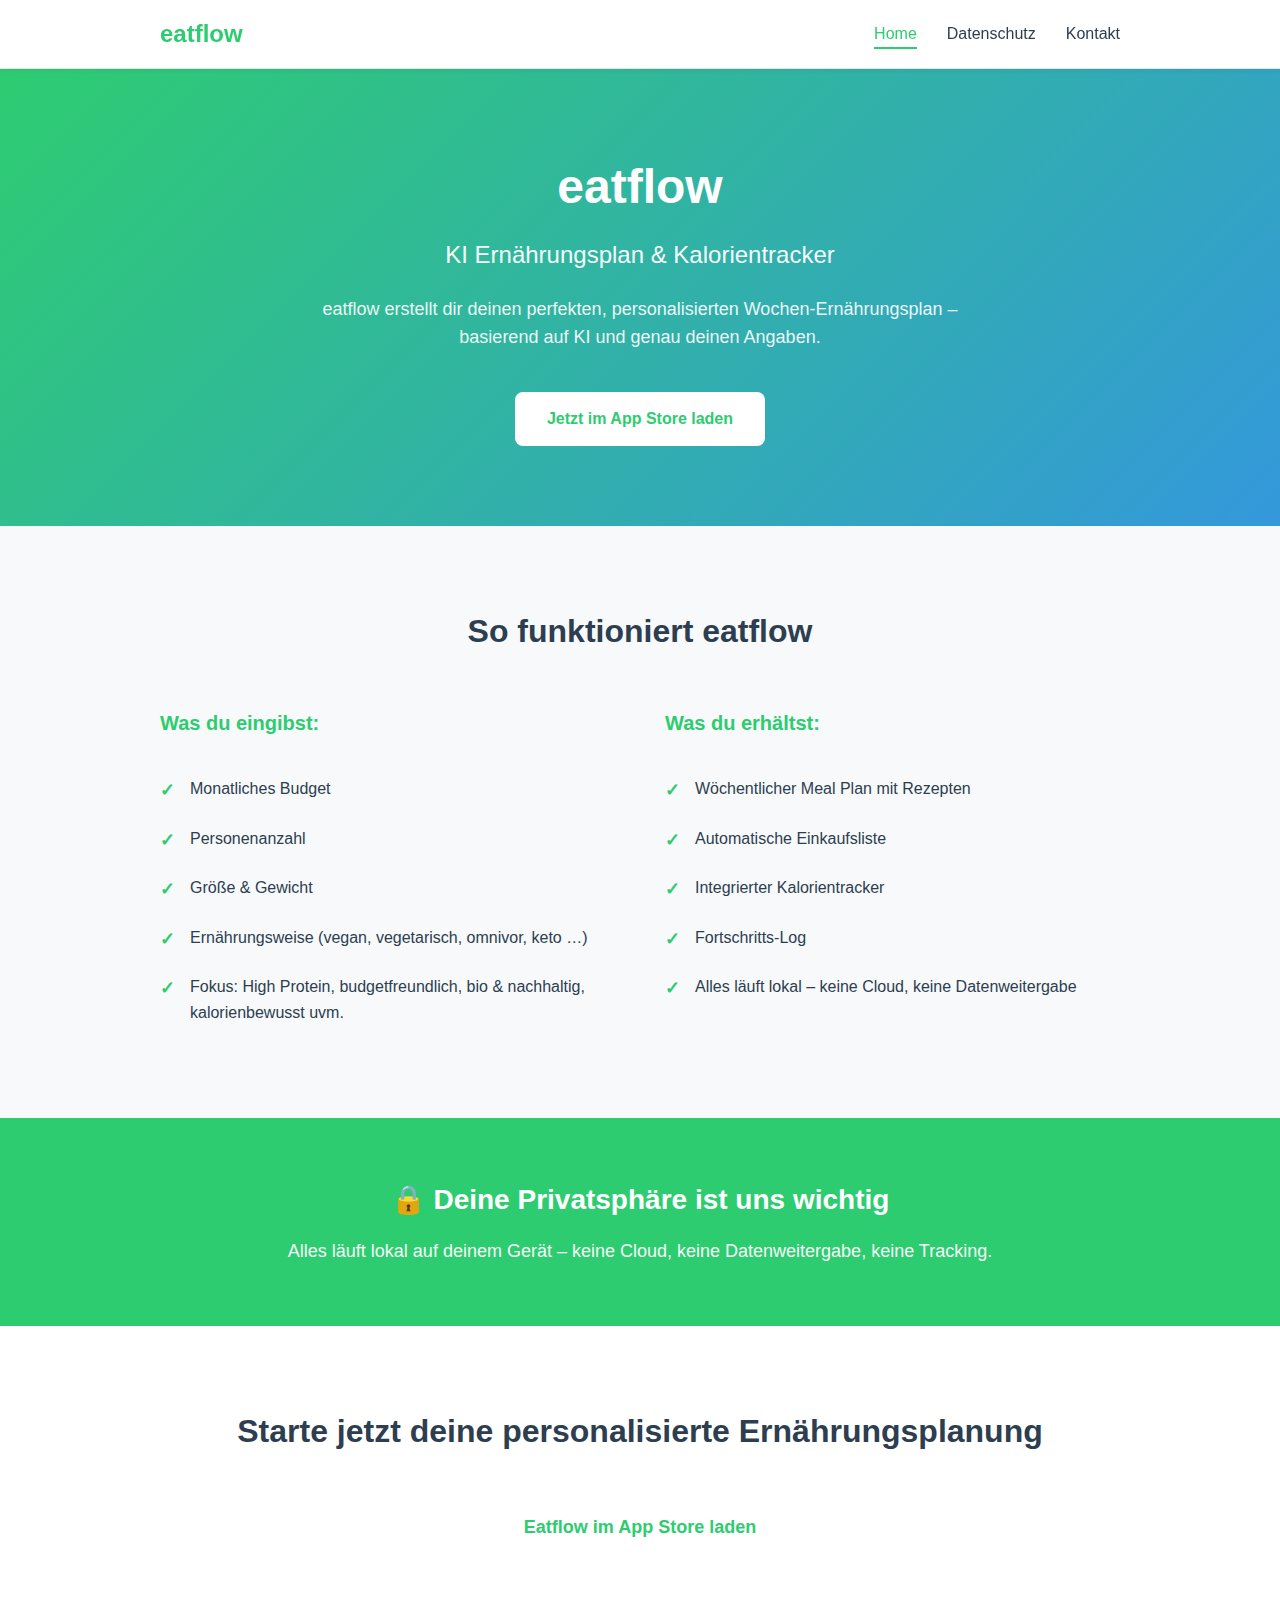
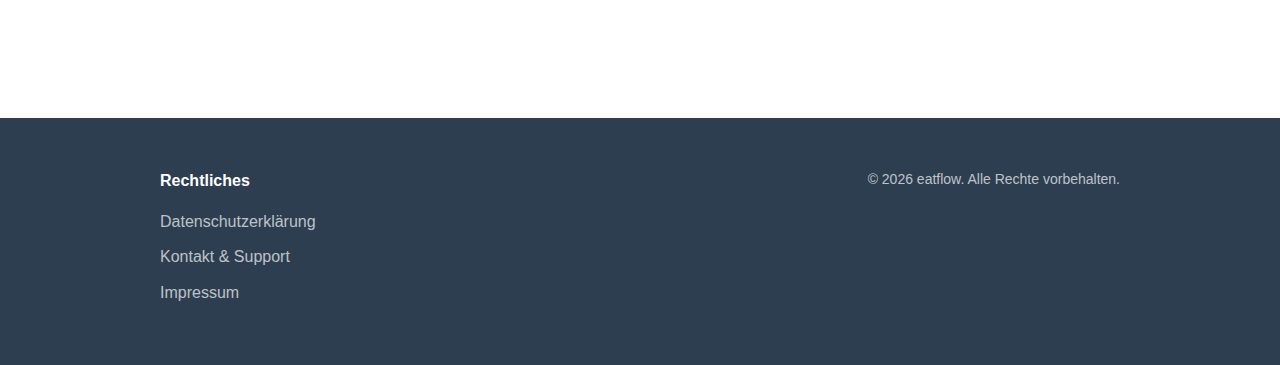
<file: index.html>
<!DOCTYPE html>
<html lang="de">
<head>
    <meta charset="UTF-8">
    <meta name="viewport" content="width=device-width, initial-scale=1.0">
    <title>eatflow – KI Ernährungsplan & Kalorientracker</title>
    <link rel="stylesheet" href="styles.css">
</head>
<body>
    <!-- Navigation -->
    <nav class="navbar">
        <div class="container">
            <div class="logo">
                <h1>eatflow</h1>
            </div>
            <ul class="nav-links">
                <li><a href="index.html" class="active">Home</a></li>
                <li><a href="datenschutz.html">Datenschutz</a></li>
                <li><a href="kontakt.html">Kontakt</a></li>
            </ul>
        </div>
    </nav>

    <!-- Hero Section -->
    <section class="hero">
        <div class="container">
            <h2>eatflow</h2>
            <p class="subtitle">KI Ernährungsplan & Kalorientracker</p>
            <p class="description">eatflow erstellt dir deinen perfekten, personalisierten Wochen-Ernährungsplan – basierend auf KI und genau deinen Angaben.</p>
            <a href="#" class="cta-button">Jetzt im App Store laden</a>
        </div>
    </section>

    <!-- Features Section -->
    <section class="features">
        <div class="container">
            <h3>So funktioniert eatflow</h3>
            
            <div class="features-grid">
                <div class="feature-column">
                    <h4>Was du eingibst:</h4>
                    <ul class="feature-list">
                        <li>Monatliches Budget</li>
                        <li>Personenanzahl</li>
                        <li>Größe & Gewicht</li>
                        <li>Ernährungsweise (vegan, vegetarisch, omnivor, keto …)</li>
                        <li>Fokus: High Protein, budgetfreundlich, bio & nachhaltig, kalorienbewusst uvm.</li>
                    </ul>
                </div>
                
                <div class="feature-column">
                    <h4>Was du erhältst:</h4>
                    <ul class="feature-list">
                        <li>Wöchentlicher Meal Plan mit Rezepten</li>
                        <li>Automatische Einkaufsliste</li>
                        <li>Integrierter Kalorientracker</li>
                        <li>Fortschritts-Log</li>
                        <li>Alles läuft lokal – keine Cloud, keine Datenweitergabe</li>
                    </ul>
                </div>
            </div>
        </div>
    </section>

    <!-- Privacy Highlight Section -->
    <section class="privacy-highlight">
        <div class="container">
            <h3>🔒 Deine Privatsphäre ist uns wichtig</h3>
            <p>Alles läuft lokal auf deinem Gerät – keine Cloud, keine Datenweitergabe, keine Tracking.</p>
        </div>
    </section>

    <!-- CTA Section -->
    <section class="cta-section">
        <div class="container">
            <h3>Starte jetzt deine personalisierte Ernährungsplanung</h3>
            <a href="#" class="cta-button cta-button-large">Eatflow im App Store laden</a>
        </div>
    </section>

    <!-- Footer -->
    <footer>
        <div class="container">
            <div class="footer-content">
                <div class="footer-links">
                    <h4>Rechtliches</h4>
                    <ul>
                        <li><a href="datenschutz.html">Datenschutzerklärung</a></li>
                        <li><a href="kontakt.html">Kontakt & Support</a></li>
                        <li><a href="kontakt.html">Impressum</a></li>
                    </ul>
                </div>
                <div class="footer-info">
                    <p>&copy; 2026 eatflow. Alle Rechte vorbehalten.</p>
                </div>
            </div>
        </div>
    </footer>
</body>
</html>
</file>
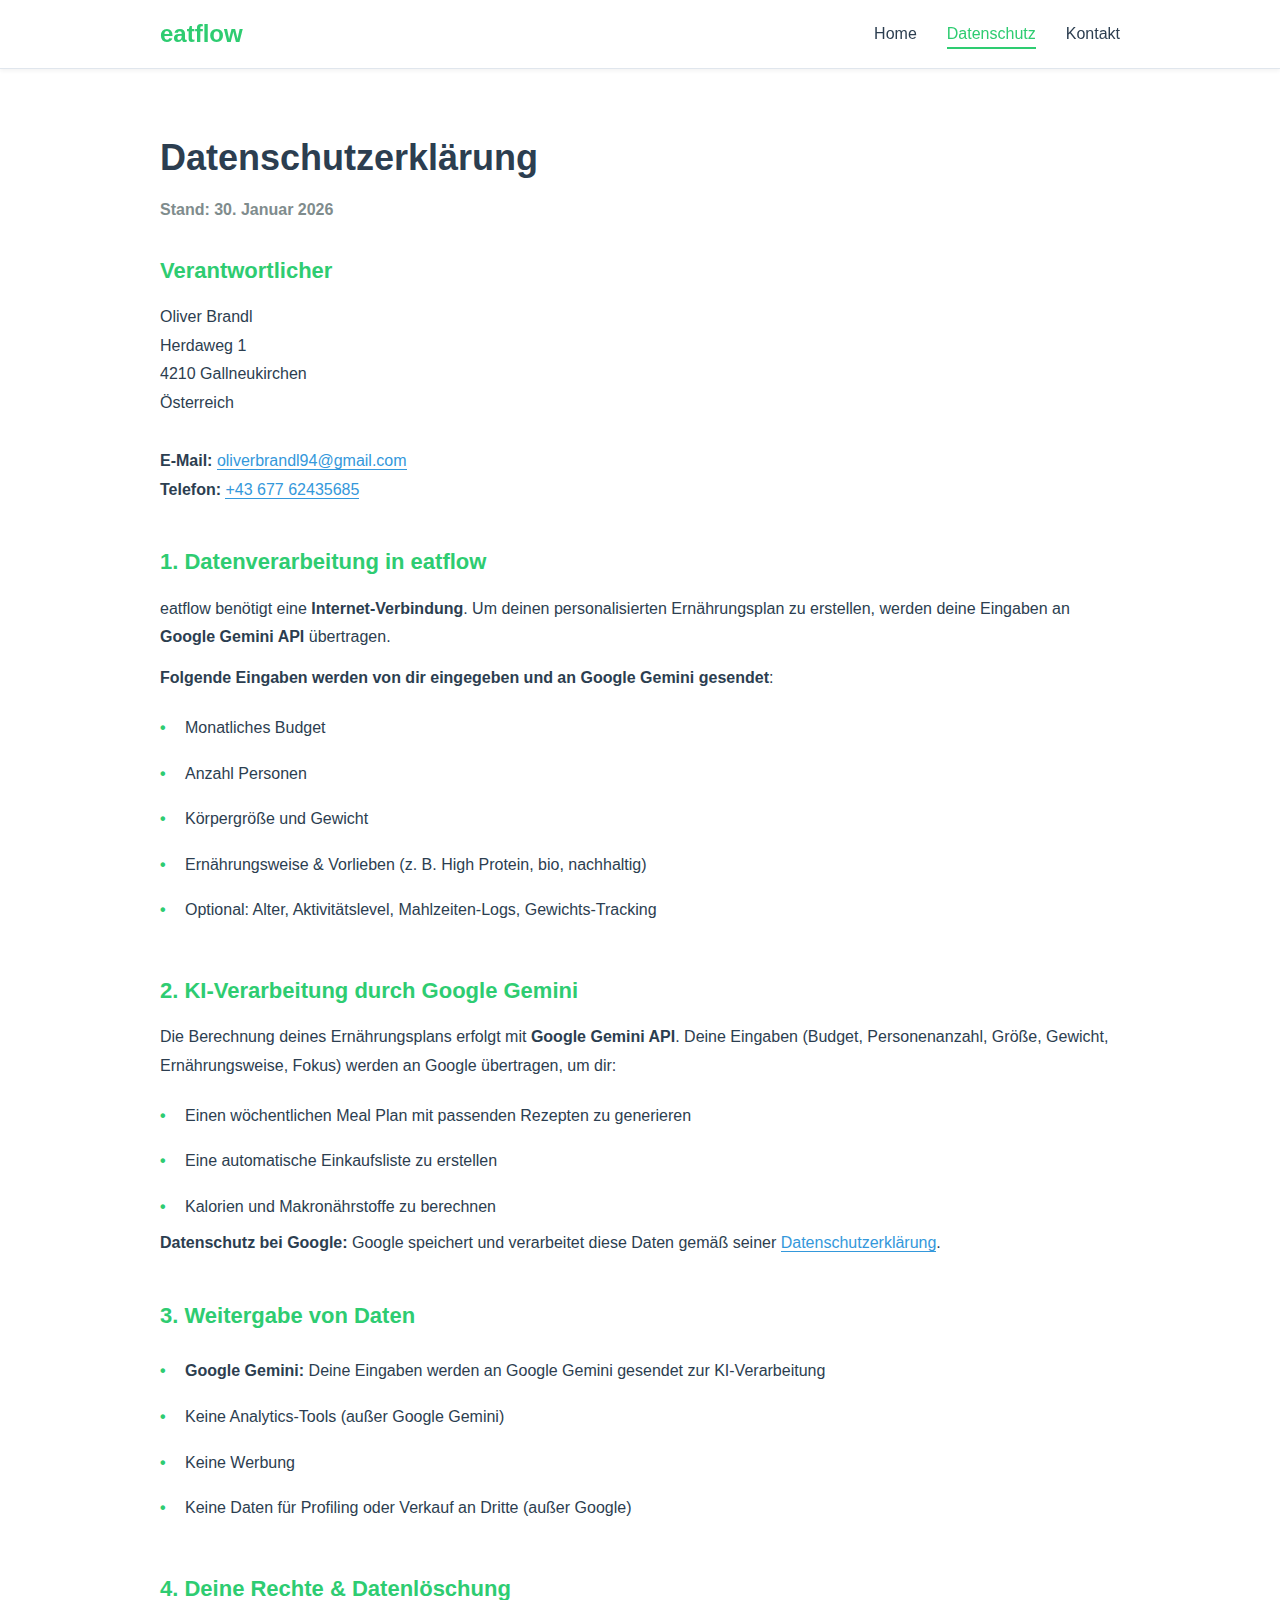
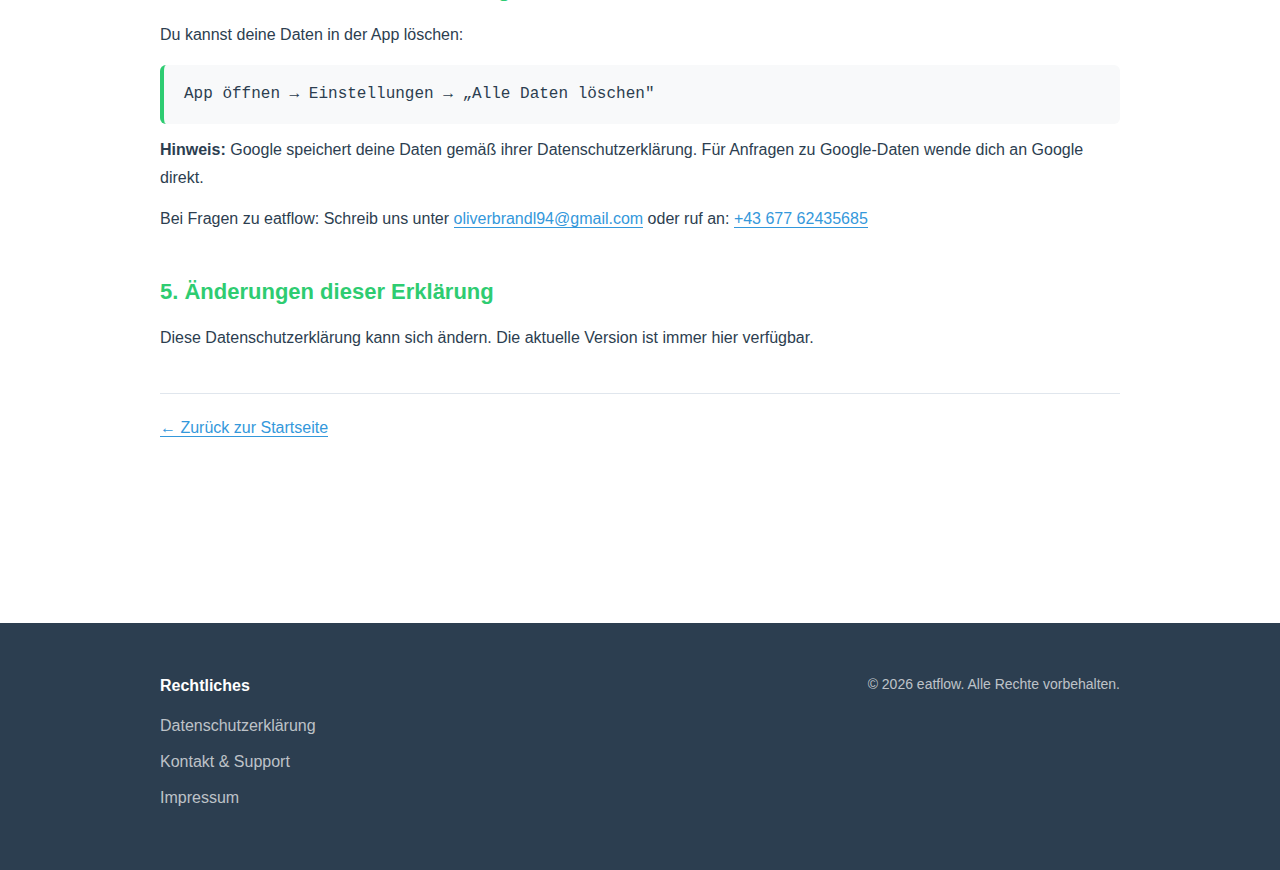
<file: datenschutz.html>
<!DOCTYPE html>
<html lang="de">
<head>
    <meta charset="UTF-8">
    <meta name="viewport" content="width=device-width, initial-scale=1.0">
    <title>Datenschutzerklärung – eatflow</title>
    <link rel="stylesheet" href="styles.css">
</head>
<body>
    <!-- Navigation -->
    <nav class="navbar">
        <div class="container">
            <div class="logo">
                <h1>eatflow</h1>
            </div>
            <ul class="nav-links">
                <li><a href="index.html">Home</a></li>
                <li><a href="datenschutz.html" class="active">Datenschutz</a></li>
                <li><a href="kontakt.html">Kontakt</a></li>
            </ul>
        </div>
    </nav>

    <!-- Content -->
    <section class="legal-content">
        <div class="container">
            <h2>Datenschutzerklärung</h2>
            <p class="legal-date"><strong>Stand: 30. Januar 2026</strong></p>

            <div class="legal-section">
                <h3>Verantwortlicher</h3>
                <p>
                    Oliver Brandl<br>
                    Herdaweg 1<br>
                    4210 Gallneukirchen<br>
                    Österreich<br>
                    <br>
                    <strong>E-Mail:</strong> <a href="mailto:oliverbrandl94@gmail.com">oliverbrandl94@gmail.com</a><br>
                    <strong>Telefon:</strong> <a href="tel:+43677624356850">+43 677 62435685</a>
                </p>
            </div>

            <div class="legal-section">
                <h3>1. Datenverarbeitung in eatflow</h3>
                <p>
                    eatflow benötigt eine <strong>Internet-Verbindung</strong>. Um deinen personalisierten Ernährungsplan zu erstellen, werden deine Eingaben an <strong>Google Gemini API</strong> übertragen.
                </p>
                <p><strong>Folgende Eingaben werden von dir eingegeben und an Google Gemini gesendet</strong>:</p>
                <ul class="legal-list">
                    <li>Monatliches Budget</li>
                    <li>Anzahl Personen</li>
                    <li>Körpergröße und Gewicht</li>
                    <li>Ernährungsweise & Vorlieben (z. B. High Protein, bio, nachhaltig)</li>
                    <li>Optional: Alter, Aktivitätslevel, Mahlzeiten-Logs, Gewichts-Tracking</li>
                </ul>
            </div>

            <div class="legal-section">
                <h3>2. KI-Verarbeitung durch Google Gemini</h3>
                <p>
                    Die Berechnung deines Ernährungsplans erfolgt mit <strong>Google Gemini API</strong>. Deine Eingaben (Budget, Personenanzahl, Größe, Gewicht, Ernährungsweise, Fokus) werden an Google übertragen, um dir:
                </p>
                <ul class="legal-list">
                    <li>Einen wöchentlichen Meal Plan mit passenden Rezepten zu generieren</li>
                    <li>Eine automatische Einkaufsliste zu erstellen</li>
                    <li>Kalorien und Makronährstoffe zu berechnen</li>
                </ul>
                <p>
                    <strong>Datenschutz bei Google:</strong> Google speichert und verarbeitet diese Daten gemäß seiner <a href="https://policies.google.com/privacy" target="_blank">Datenschutzerklärung</a>.
                </p>
            </div>

            <div class="legal-section">
                <h3>3. Weitergabe von Daten</h3>
                <ul class="legal-list">
                    <li><strong>Google Gemini:</strong> Deine Eingaben werden an Google Gemini gesendet zur KI-Verarbeitung</li>
                    <li>Keine Analytics-Tools (außer Google Gemini)</li>
                    <li>Keine Werbung</li>
                    <li>Keine Daten für Profiling oder Verkauf an Dritte (außer Google)</li>
                </ul>
            </div>

            <div class="legal-section">
                <h3>4. Deine Rechte & Datenlöschung</h3>
                <p>
                    Du kannst deine Daten in der App löschen:
                </p>
                <p class="code-block">
                    App öffnen → Einstellungen → „Alle Daten löschen"
                </p>
                <p>
                    <strong>Hinweis:</strong> Google speichert deine Daten gemäß ihrer Datenschutzerklärung. Für Anfragen zu Google-Daten wende dich an Google direkt.
                </p>
                <p>Bei Fragen zu eatflow: Schreib uns unter <a href="mailto:oliverbrandl94@gmail.com">oliverbrandl94@gmail.com</a> oder ruf an: <a href="tel:+43677624356850">+43 677 62435685</a></p>
            </div>

            <div class="legal-section">
                <h3>5. Änderungen dieser Erklärung</h3>
                <p>
                    Diese Datenschutzerklärung kann sich ändern. Die aktuelle Version ist immer hier verfügbar.
                </p>
            </div>

            <div class="legal-section">
                <p class="back-link">
                    <a href="index.html">← Zurück zur Startseite</a>
                </p>
            </div>
        </div>
    </section>

    <!-- Footer -->
    <footer>
        <div class="container">
            <div class="footer-content">
                <div class="footer-links">
                    <h4>Rechtliches</h4>
                    <ul>
                        <li><a href="datenschutz.html">Datenschutzerklärung</a></li>
                        <li><a href="kontakt.html">Kontakt & Support</a></li>
                        <li><a href="kontakt.html">Impressum</a></li>
                    </ul>
                </div>
                <div class="footer-info">
                    <p>&copy; 2026 eatflow. Alle Rechte vorbehalten.</p>
                </div>
            </div>
        </div>
    </footer>
</body>
</html>
</file>
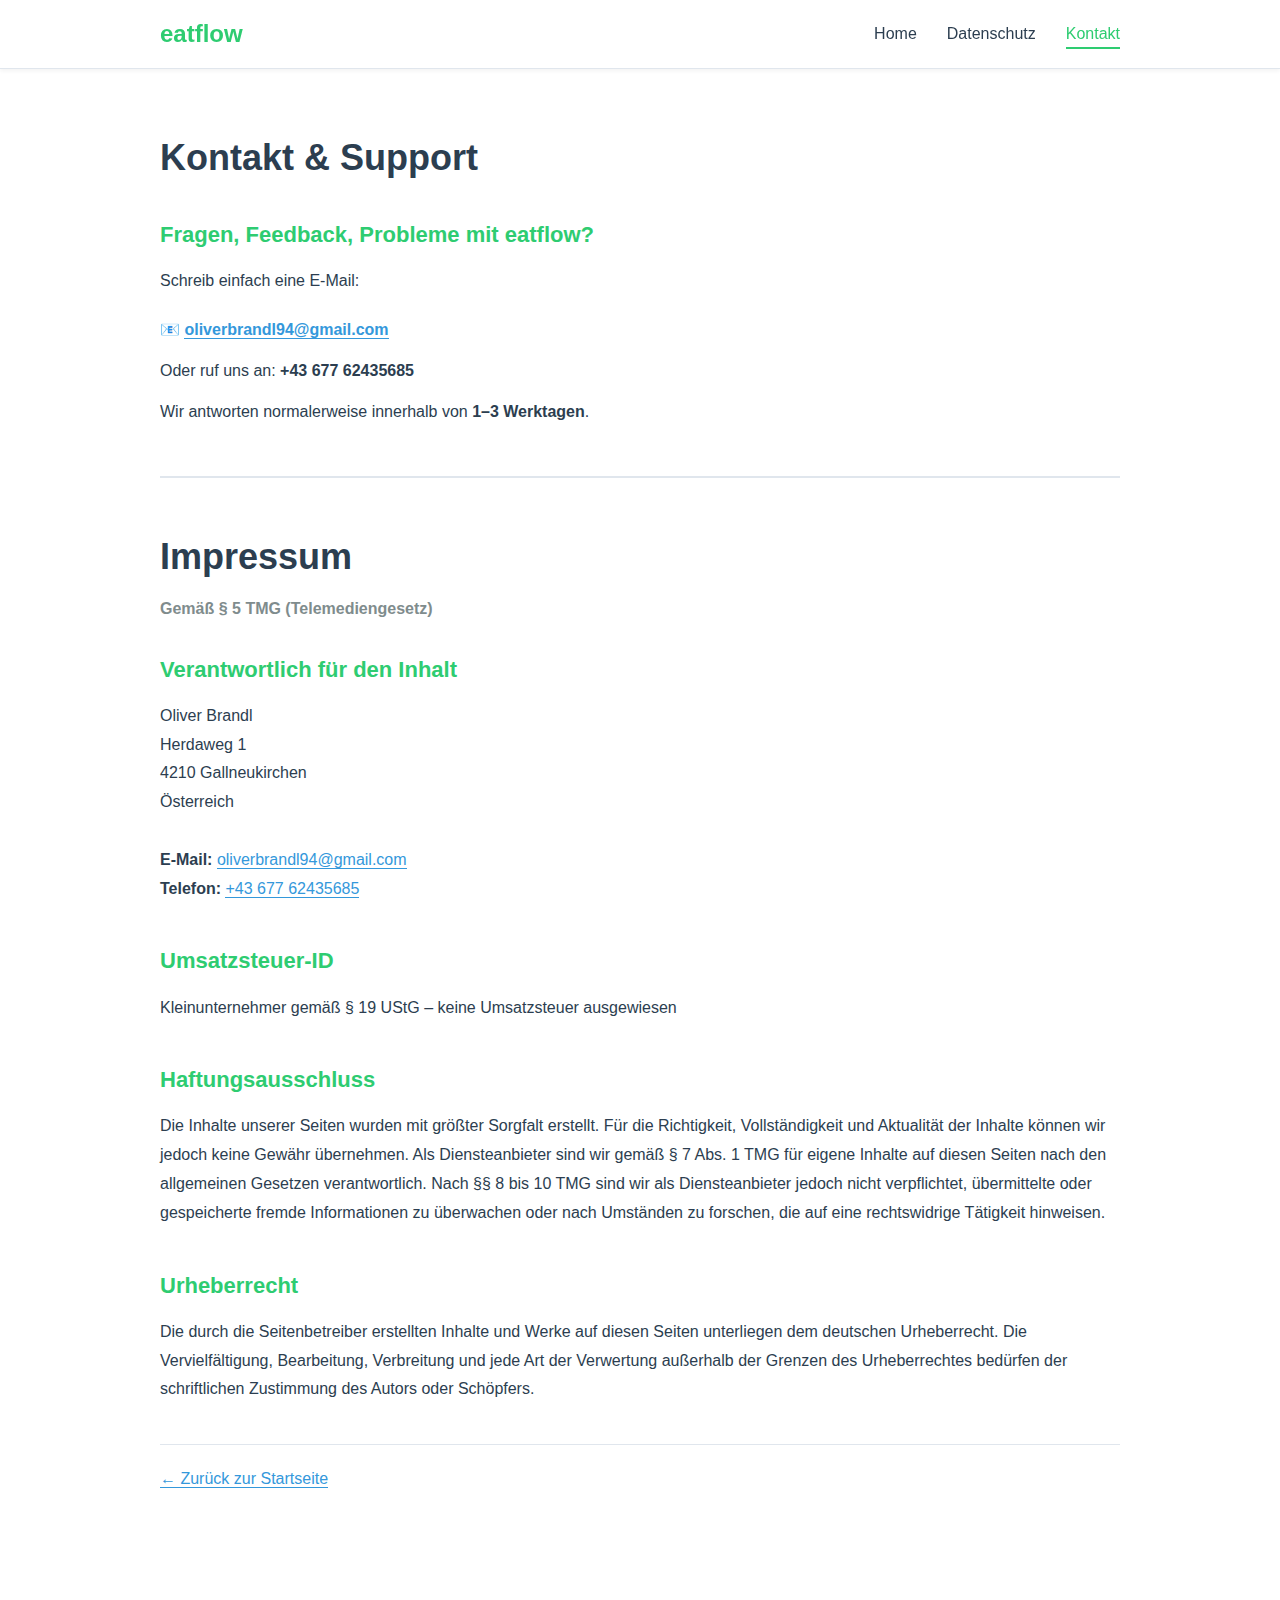
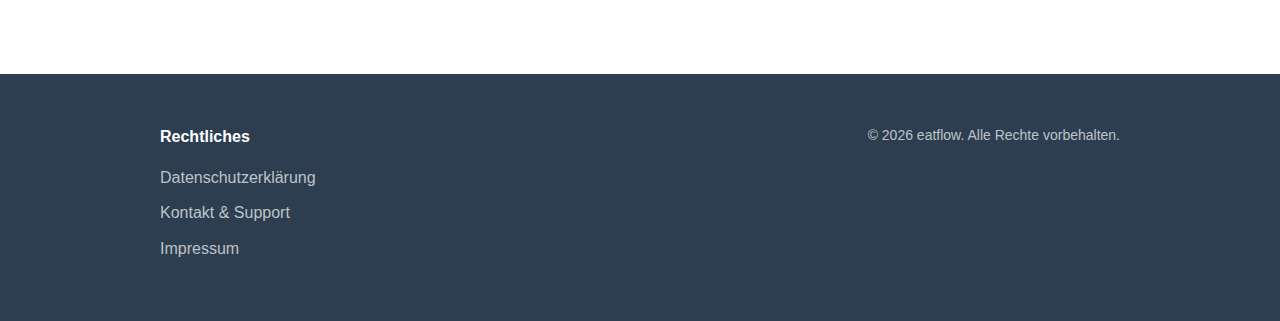
<file: kontakt.html>
<!DOCTYPE html>
<html lang="de">
<head>
    <meta charset="UTF-8">
    <meta name="viewport" content="width=device-width, initial-scale=1.0">
    <title>Kontakt & Impressum – eatflow</title>
    <link rel="stylesheet" href="styles.css">
</head>
<body>
    <!-- Navigation -->
    <nav class="navbar">
        <div class="container">
            <div class="logo">
                <h1>eatflow</h1>
            </div>
            <ul class="nav-links">
                <li><a href="index.html">Home</a></li>
                <li><a href="datenschutz.html">Datenschutz</a></li>
                <li><a href="kontakt.html" class="active">Kontakt</a></li>
            </ul>
        </div>
    </nav>

    <!-- Content -->
    <section class="legal-content">
        <div class="container">
            <h2>Kontakt & Support</h2>

            <div class="legal-section">
                <h3>Fragen, Feedback, Probleme mit eatflow?</h3>
                <p>Schreib einfach eine E-Mail:</p>
                <p class="contact-highlight">
                    📧 <a href="mailto:oliverbrandl94@gmail.com"><strong>oliverbrandl94@gmail.com</strong></a>
                </p>
                <p>Oder ruf uns an: <strong>+43 677 62435685</strong></p>
                <p>Wir antworten normalerweise innerhalb von <strong>1–3 Werktagen</strong>.</p>
            </div>

            <hr class="section-divider">

            <h2>Impressum</h2>
            <p class="legal-subtitle"><strong>Gemäß § 5 TMG (Telemediengesetz)</strong></p>

            <div class="legal-section">
                <h3>Verantwortlich für den Inhalt</h3>
                <p>
                    Oliver Brandl<br>
                    Herdaweg 1<br>
                    4210 Gallneukirchen<br>
                    Österreich<br>
                    <br>
                    <strong>E-Mail:</strong> <a href="mailto:oliverbrandl94@gmail.com">oliverbrandl94@gmail.com</a><br>
                    <strong>Telefon:</strong> <a href="tel:+43677624356850">+43 677 62435685</a>
                </p>
            </div>

            <div class="legal-section">
                <h3>Umsatzsteuer-ID</h3>
                <p>
                    Kleinunternehmer gemäß § 19 UStG – keine Umsatzsteuer ausgewiesen
                </p>
            </div>

            <div class="legal-section">
                <h3>Haftungsausschluss</h3>
                <p>
                    Die Inhalte unserer Seiten wurden mit größter Sorgfalt erstellt. Für die Richtigkeit, Vollständigkeit und Aktualität der Inhalte können wir jedoch keine Gewähr übernehmen. Als Diensteanbieter sind wir gemäß § 7 Abs. 1 TMG für eigene Inhalte auf diesen Seiten nach den allgemeinen Gesetzen verantwortlich. Nach §§ 8 bis 10 TMG sind wir als Diensteanbieter jedoch nicht verpflichtet, übermittelte oder gespeicherte fremde Informationen zu überwachen oder nach Umständen zu forschen, die auf eine rechtswidrige Tätigkeit hinweisen.
                </p>
            </div>

            <div class="legal-section">
                <h3>Urheberrecht</h3>
                <p>
                    Die durch die Seitenbetreiber erstellten Inhalte und Werke auf diesen Seiten unterliegen dem deutschen Urheberrecht. Die Vervielfältigung, Bearbeitung, Verbreitung und jede Art der Verwertung außerhalb der Grenzen des Urheberrechtes bedürfen der schriftlichen Zustimmung des Autors oder Schöpfers.
                </p>
            </div>

            <div class="legal-section">
                <p class="back-link">
                    <a href="index.html">← Zurück zur Startseite</a>
                </p>
            </div>
        </div>
    </section>

    <!-- Footer -->
    <footer>
        <div class="container">
            <div class="footer-content">
                <div class="footer-links">
                    <h4>Rechtliches</h4>
                    <ul>
                        <li><a href="datenschutz.html">Datenschutzerklärung</a></li>
                        <li><a href="kontakt.html">Kontakt & Support</a></li>
                        <li><a href="kontakt.html">Impressum</a></li>
                    </ul>
                </div>
                <div class="footer-info">
                    <p>&copy; 2026 eatflow. Alle Rechte vorbehalten.</p>
                </div>
            </div>
        </div>
    </footer>
</body>
</html>
</file>
<file: styles.css>
/* Global Styles */
* {
    margin: 0;
    padding: 0;
    box-sizing: border-box;
}

:root {
    --primary-color: #2ecc71;
    --primary-dark: #27ae60;
    --secondary-color: #3498db;
    --text-dark: #2c3e50;
    --text-light: #7f8c8d;
    --bg-light: #f8f9fa;
    --white: #ffffff;
    --border-color: #e0e6ed;
}

body {
    font-family: -apple-system, BlinkMacSystemFont, 'Segoe UI', Roboto, 'Helvetica Neue', Arial, sans-serif;
    line-height: 1.6;
    color: var(--text-dark);
    background-color: var(--white);
}

.container {
    max-width: 1000px;
    margin: 0 auto;
    padding: 0 20px;
}

/* Navigation */
.navbar {
    background-color: var(--white);
    border-bottom: 1px solid var(--border-color);
    position: sticky;
    top: 0;
    z-index: 1000;
    box-shadow: 0 2px 4px rgba(0, 0, 0, 0.05);
}

.navbar .container {
    display: flex;
    justify-content: space-between;
    align-items: center;
    padding: 15px 20px;
}

.navbar .logo h1 {
    font-size: 24px;
    color: var(--primary-color);
    font-weight: 700;
}

.nav-links {
    display: flex;
    list-style: none;
    gap: 30px;
}

.nav-links a {
    color: var(--text-dark);
    text-decoration: none;
    font-weight: 500;
    transition: color 0.3s ease;
    border-bottom: 2px solid transparent;
    padding-bottom: 5px;
}

.nav-links a:hover,
.nav-links a.active {
    color: var(--primary-color);
    border-bottom-color: var(--primary-color);
}

/* Hero Section */
.hero {
    background: linear-gradient(135deg, var(--primary-color) 0%, var(--secondary-color) 100%);
    color: var(--white);
    padding: 80px 20px;
    text-align: center;
}

.hero h2 {
    font-size: 48px;
    margin-bottom: 10px;
    font-weight: 700;
}

.hero .subtitle {
    font-size: 24px;
    margin-bottom: 20px;
    font-weight: 300;
    opacity: 0.95;
}

.hero .description {
    font-size: 18px;
    max-width: 700px;
    margin: 0 auto 40px;
    opacity: 0.9;
}

.cta-button {
    display: inline-block;
    background-color: var(--white);
    color: var(--primary-color);
    padding: 14px 32px;
    border-radius: 8px;
    text-decoration: none;
    font-weight: 600;
    transition: all 0.3s ease;
    cursor: pointer;
    border: none;
    font-size: 16px;
}

.cta-button:hover {
    transform: translateY(-2px);
    box-shadow: 0 8px 16px rgba(0, 0, 0, 0.2);
}

.cta-button-large {
    padding: 16px 40px;
    font-size: 18px;
}

/* Features Section */
.features {
    padding: 80px 20px;
    background-color: var(--bg-light);
}

.features h3 {
    font-size: 32px;
    text-align: center;
    margin-bottom: 50px;
    color: var(--text-dark);
}

.features-grid {
    display: grid;
    grid-template-columns: 1fr 1fr;
    gap: 50px;
}

.feature-column h4 {
    font-size: 20px;
    margin-bottom: 25px;
    color: var(--primary-color);
}

.feature-list {
    list-style: none;
}

.feature-list li {
    padding: 12px 0;
    padding-left: 30px;
    position: relative;
    color: var(--text-dark);
    font-size: 16px;
}

.feature-list li:before {
    content: "✓";
    position: absolute;
    left: 0;
    color: var(--primary-color);
    font-weight: bold;
    font-size: 18px;
}

/* Privacy Highlight Section */
.privacy-highlight {
    background-color: var(--primary-color);
    color: var(--white);
    padding: 60px 20px;
    text-align: center;
}

.privacy-highlight h3 {
    font-size: 28px;
    margin-bottom: 15px;
}

.privacy-highlight p {
    font-size: 18px;
    opacity: 0.95;
}

/* CTA Section */
.cta-section {
    padding: 80px 20px;
    text-align: center;
}

.cta-section h3 {
    font-size: 32px;
    margin-bottom: 40px;
    color: var(--text-dark);
}

/* Legal Content */
.legal-content {
    padding: 60px 20px;
}

.legal-content h2 {
    font-size: 36px;
    margin-bottom: 10px;
    color: var(--text-dark);
}

.legal-date,
.legal-subtitle {
    color: var(--text-light);
    margin-bottom: 30px;
    font-size: 16px;
}

.legal-section {
    margin-bottom: 40px;
}

.legal-section h3 {
    font-size: 22px;
    margin-bottom: 15px;
    color: var(--primary-color);
    margin-top: 30px;
}

.legal-section p {
    font-size: 16px;
    line-height: 1.8;
    margin-bottom: 12px;
    color: var(--text-dark);
}

.legal-list {
    list-style: none;
    margin-left: 0;
    padding: 0;
}

.legal-list li {
    padding: 10px 0;
    padding-left: 25px;
    position: relative;
    color: var(--text-dark);
}

.legal-list li:before {
    content: "•";
    position: absolute;
    left: 0;
    color: var(--primary-color);
    font-weight: bold;
}

.legal-section a {
    color: var(--secondary-color);
    text-decoration: none;
    border-bottom: 1px solid var(--secondary-color);
}

.legal-section a:hover {
    color: var(--primary-dark);
    border-bottom-color: var(--primary-dark);
}

.code-block {
    background-color: var(--bg-light);
    padding: 15px 20px;
    border-radius: 6px;
    font-family: 'Courier New', monospace;
    font-size: 14px;
    margin: 15px 0;
    border-left: 4px solid var(--primary-color);
}

.contact-highlight {
    font-size: 18px;
    margin: 20px 0;
}

.section-divider {
    border: none;
    height: 2px;
    background-color: var(--border-color);
    margin: 50px 0;
}

.back-link {
    margin-top: 40px;
    padding-top: 20px;
    border-top: 1px solid var(--border-color);
}

.back-link a {
    color: var(--secondary-color);
    text-decoration: none;
    font-weight: 500;
}

.back-link a:hover {
    color: var(--primary-color);
}

/* Footer */
footer {
    background-color: var(--text-dark);
    color: var(--white);
    padding: 50px 20px;
    margin-top: 80px;
}

.footer-content {
    display: grid;
    grid-template-columns: auto 1fr;
    gap: 40px;
    align-items: start;
}

.footer-links h4 {
    font-size: 16px;
    margin-bottom: 15px;
}

.footer-links ul {
    list-style: none;
}

.footer-links li {
    margin-bottom: 10px;
}

.footer-links a {
    color: rgba(255, 255, 255, 0.7);
    text-decoration: none;
    transition: color 0.3s ease;
}

.footer-links a:hover {
    color: var(--primary-color);
}

.footer-info {
    text-align: right;
    font-size: 14px;
    color: rgba(255, 255, 255, 0.7);
}

/* Responsive Design */
@media (max-width: 768px) {
    .navbar .container {
        flex-direction: column;
        gap: 15px;
    }

    .nav-links {
        gap: 15px;
    }

    .hero h2 {
        font-size: 36px;
    }

    .hero .subtitle {
        font-size: 18px;
    }

    .hero .description {
        font-size: 16px;
    }

    .features-grid {
        grid-template-columns: 1fr;
        gap: 40px;
    }

    .features h3,
    .cta-section h3,
    .privacy-highlight h3 {
        font-size: 24px;
    }

    .footer-content {
        grid-template-columns: 1fr;
        gap: 30px;
    }

    .footer-info {
        text-align: left;
    }

    .legal-content h2 {
        font-size: 28px;
    }

    .legal-section h3 {
        font-size: 18px;
    }
}
</file>
